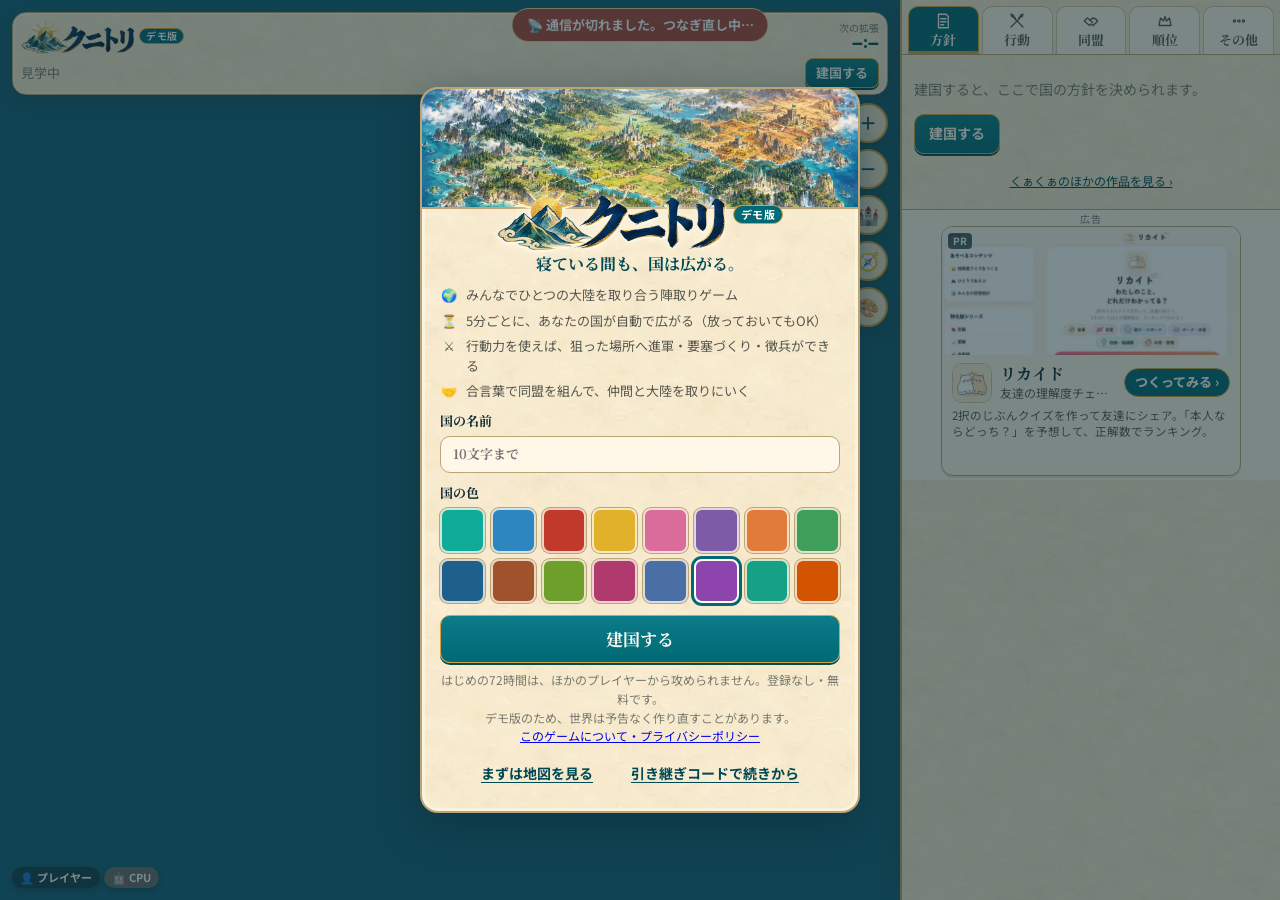
<file: index.html>
<!doctype html>
<html lang="ja">
<head>
<meta charset="utf-8">
<meta name="viewport" content="width=device-width, initial-scale=1, viewport-fit=cover">
<title>クニトリ（デモ版）｜寝ている間も国が広がる陣取り</title>
<meta name="description" content="みんなでひとつの大陸を取り合う、放置でも遊べる陣取りゲームのデモ版。5分ごとに国が自動で広がり、行動力を使えば狙った場所へ進軍できる。登録なしで無料。">
<meta property="og:title" content="クニトリ（デモ版）｜寝ている間も国が広がる陣取り">
<meta property="og:description" content="みんなでひとつの大陸を取り合う、放置でも遊べる陣取りゲーム。5分ごとに国が自動で広がる。登録なし・無料。">
<meta property="og:type" content="website">
<meta property="og:image" content="https://9qu1.com/kunitori/og.png">
<meta property="og:url" content="https://9qu1.com/kunitori/">
<link rel="canonical" href="https://9qu1.com/kunitori/">
<meta name="twitter:card" content="summary_large_image">
<meta name="theme-color" content="#F5ECD5">
<link rel="icon" href="favicon-32.png" type="image/png" sizes="32x32">
<link rel="apple-touch-icon" href="apple-touch-icon.png">
<link rel="preconnect" href="https://fonts.googleapis.com">
<link rel="preconnect" href="https://fonts.gstatic.com" crossorigin>
<link rel="stylesheet" href="https://fonts.googleapis.com/css2?family=Barlow+Condensed:wght@600;700&family=Noto+Sans+JP:wght@400;700&family=Noto+Serif+JP:wght@700&display=swap">
<link rel="stylesheet" href="style.css?v=0.3.3">
</head>
<body>
<div id="app">
  <canvas id="map" aria-label="大陸の地図"></canvas>

  <header id="hud">
    <div class="hud-row top">
      <div class="brand" id="hud-title"><img src="img/logo.webp" alt="クニトリ" width="720" height="227"><span class="demo">デモ版</span></div>
      <div class="nation-card" id="hud-nation" hidden>
        <span class="crest" id="hud-dot"></span>
        <div class="nc-body">
          <b id="hud-name"></b>
          <div class="nc-badges">
            <span class="badge shield" id="hud-shield" hidden></span>
            <span class="badge sleep" id="hud-dormant" hidden>眠りの国</span>
          </div>
        </div>
      </div>
      <div class="spacer"></div>
      <div class="next" title="次のターンまで"><small>次の拡張</small><b id="hud-next">--:--</b></div>
    </div>
    <div class="hud-row stats" id="hud-stats" hidden>
      <div class="stat"><span class="ico" aria-hidden="true"><svg viewBox="0 0 24 24"><path d="M4 20 15 9M15 9l2-5 3-1-1 3-5 2M20 20 9 9M9 9 7 4 4 3l1 3 5 2M6 16l2 2M18 16l-2 2"/></svg></span><div><small class="lbl">兵力</small><div class="v"><b id="hud-troops">0</b><small id="hud-cap"></small></div></div></div>
      <div class="stat"><span class="ico" aria-hidden="true"><svg viewBox="0 0 24 24"><path d="M3 18h18L18 8l-4 4-2-6-2 6-4-4z"/></svg></span><div><small class="lbl">領地</small><div class="v"><b id="hud-cells">0</b><small id="hud-cities"></small></div></div></div>
      <div class="stat ap"><span class="ico" aria-hidden="true"><svg viewBox="0 0 24 24"><path d="M13 2 4 14h7l-1 8 9-12h-7z"/></svg></span><div><small class="lbl">行動力</small><div class="v"><b id="hud-ap">0</b><small>/12</small></div></div><span class="apbar" id="hud-apbar"></span></div>
    </div>
    <div class="hud-row" id="hud-guest">
      <span class="guest">見学中</span>
      <button class="btn small gold" id="btn-found">建国する</button>
    </div>
  </header>

  <div id="mapctl">
    <button class="ctl" id="z-in" aria-label="拡大">＋</button>
    <button class="ctl" id="z-out" aria-label="縮小">－</button>
    <button class="ctl" id="z-home" aria-label="自分の国へ" title="自分の国へ">🏰</button>
    <button class="ctl" id="z-fit" aria-label="全体を見る" title="全体を見る">🧭</button>
    <button class="ctl" id="z-mode" aria-label="色分けの切り替え" title="国ごと／同盟ごと">🎨</button>
  </div>

  <div id="legend" aria-hidden="true"><span class="pl">👤 プレイヤー</span><span class="cp">🤖 CPU</span></div>

  <div id="cellcard" hidden></div>

  <section id="panel">
    <button id="panel-toggle" type="button" aria-controls="panel-body" aria-expanded="true"><svg viewBox="0 0 24 24" aria-hidden="true"><path d="M6 9l6 6 6-6"/></svg><span class="pt-label">地図を広く</span></button>
    <nav id="tabs"></nav>
    <div id="panel-body">
      <div class="tab" id="tab-policy"></div>
      <div class="tab" id="tab-act" hidden></div>
      <div class="tab" id="tab-team" hidden></div>
      <div class="tab" id="tab-rank" hidden></div>
      <div class="tab" id="tab-more" hidden></div>
      <div id="promo"></div>
    </div>
    <div id="panel-ad"><div class="ad-label">広告</div><div id="ad-slot"></div></div>
  </section>

  <div id="netband" hidden></div>
  <div id="toast" hidden></div>

  <div class="overlay" id="start" hidden>
    <div class="card start">
      <div class="hero"><img src="img/hero.webp" alt="" width="1280" height="853"></div>
      <div class="start-logo"><img src="img/logo.webp" alt="クニトリ" width="720" height="227"><span class="demo">デモ版</span></div>
      <p class="lead">寝ている間も、国は広がる。</p>
      <ul class="points">
        <li><span>🌍</span>みんなでひとつの大陸を取り合う陣取りゲーム</li>
        <li><span>⏳</span>5分ごとに、あなたの国が自動で広がる（放っておいてもOK）</li>
        <li><span>⚔️</span>行動力を使えば、狙った場所へ進軍・要塞づくり・徴兵ができる</li>
        <li><span>🤝</span>合言葉で同盟を組んで、仲間と大陸を取りにいく</li>
      </ul>
      <p class="invite-note" id="f-invite" hidden></p>
      <label class="field">国の名前<input id="f-name" maxlength="10" placeholder="10文字まで" autocomplete="off"></label>
      <div class="field">国の色<div id="f-colors" class="swatches"></div></div>
      <button class="btn gold wide" id="f-go">建国する</button>
      <p class="note">はじめの72時間は、ほかのプレイヤーから攻められません。登録なし・無料です。<br>デモ版のため、世界は予告なく作り直すことがあります。<br><a href="about.html">このゲームについて・プライバシーポリシー</a></p>
      <div class="row">
        <button class="btn ghost" id="f-look">まずは地図を見る</button>
        <button class="btn ghost" id="f-restore">引き継ぎコードで続きから</button>
      </div>
    </div>
  </div>

  <div class="overlay" id="modal" hidden><div class="card" id="modal-card"></div></div>
</div>
<script type="module" src="js/app.js?v=0.3.3"></script>
</body>
</html>
</file>
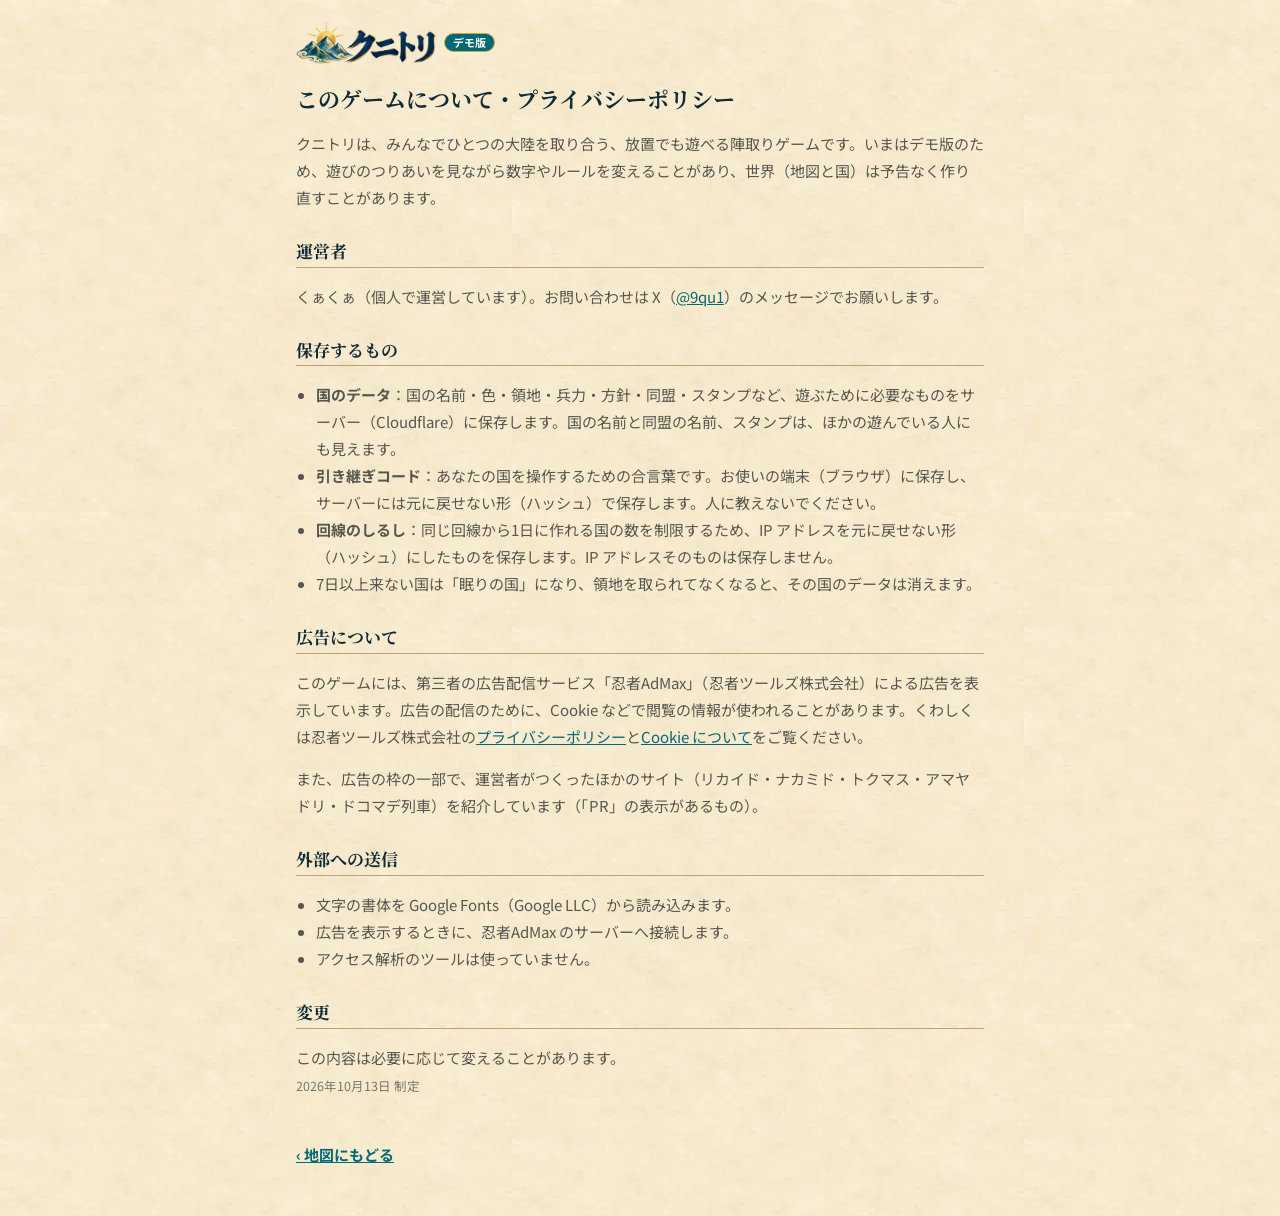
<file: about.html>
<!doctype html>
<html lang="ja">
<head>
<meta charset="utf-8">
<meta name="viewport" content="width=device-width, initial-scale=1">
<title>このゲームについて・プライバシーポリシー｜クニトリ（デモ版）</title>
<meta name="description" content="クニトリ（デモ版）の運営者・保存するデータ・広告・お問い合わせについて。">
<link rel="icon" href="favicon-32.png" type="image/png" sizes="32x32">
<link rel="preconnect" href="https://fonts.googleapis.com">
<link rel="preconnect" href="https://fonts.gstatic.com" crossorigin>
<link rel="stylesheet" href="https://fonts.googleapis.com/css2?family=Noto+Sans+JP:wght@400;700&family=Noto+Serif+JP:wght@700&display=swap">
<style>
  :root { --paper: #F5ECD5; --ink: #102C36; --ink-2: #56574F; --line: #BBA577; --teal: #006975; --gold: #D3A33D; }
  * { box-sizing: border-box; }
  body { margin: 0; background: var(--paper) url("img/parchment.webp") repeat; color: var(--ink); font: 15px/1.8 "Noto Sans JP", "Hiragino Sans", system-ui, sans-serif; }
  main { max-width: 720px; margin: 0 auto; padding: 20px 16px 48px; }
  .logo { display: flex; align-items: center; gap: 8px; text-decoration: none; }
  .logo img { height: 44px; width: auto; }
  .demo { font: 700 11px/1 "Noto Sans JP", sans-serif; color: #FFFCF2; background: var(--teal); border: 1.5px solid var(--gold); border-radius: 999px; padding: 3px 8px; }
  h1 { font: 700 22px/1.4 "Noto Serif JP", serif; margin: 20px 0 8px; }
  h2 { font: 700 17px/1.4 "Noto Serif JP", serif; margin: 28px 0 6px; padding-bottom: 4px; border-bottom: 1.5px solid var(--line); }
  p, li { color: var(--ink-2); }
  ul { padding-left: 1.3em; }
  a { color: var(--teal); }
  .back { display: inline-block; margin-top: 28px; font-weight: 700; }
  small { color: #77796E; }
</style>
</head>
<body>
<main>
  <a class="logo" href="./"><img src="img/logo.webp" alt="クニトリ" width="720" height="227"><span class="demo">デモ版</span></a>

  <h1>このゲームについて・プライバシーポリシー</h1>
  <p>クニトリは、みんなでひとつの大陸を取り合う、放置でも遊べる陣取りゲームです。いまはデモ版のため、遊びのつりあいを見ながら数字やルールを変えることがあり、世界（地図と国）は予告なく作り直すことがあります。</p>

  <h2>運営者</h2>
  <p>くぁくぁ（個人で運営しています）。お問い合わせは X（<a href="https://x.com/9qu1" target="_blank" rel="noopener">@9qu1</a>）のメッセージでお願いします。</p>

  <h2>保存するもの</h2>
  <ul>
    <li><b>国のデータ</b>：国の名前・色・領地・兵力・方針・同盟・スタンプなど、遊ぶために必要なものをサーバー（Cloudflare）に保存します。国の名前と同盟の名前、スタンプは、ほかの遊んでいる人にも見えます。</li>
    <li><b>引き継ぎコード</b>：あなたの国を操作するための合言葉です。お使いの端末（ブラウザ）に保存し、サーバーには元に戻せない形（ハッシュ）で保存します。人に教えないでください。</li>
    <li><b>回線のしるし</b>：同じ回線から1日に作れる国の数を制限するため、IP アドレスを元に戻せない形（ハッシュ）にしたものを保存します。IP アドレスそのものは保存しません。</li>
    <li>7日以上来ない国は「眠りの国」になり、領地を取られてなくなると、その国のデータは消えます。</li>
  </ul>

  <h2>広告について</h2>
  <p>このゲームには、第三者の広告配信サービス「忍者AdMax」（忍者ツールズ株式会社）による広告を表示しています。広告の配信のために、Cookie などで閲覧の情報が使われることがあります。くわしくは忍者ツールズ株式会社の<a href="https://corp.ninja.co.jp/privacy/" target="_blank" rel="noopener">プライバシーポリシー</a>と<a href="https://corp.ninja.co.jp/privacy/cookie/" target="_blank" rel="noopener">Cookie について</a>をご覧ください。</p>
  <p>また、広告の枠の一部で、運営者がつくったほかのサイト（リカイド・ナカミド・トクマス・アマヤドリ・ドコマデ列車）を紹介しています（「PR」の表示があるもの）。</p>

  <h2>外部への送信</h2>
  <ul>
    <li>文字の書体を Google Fonts（Google LLC）から読み込みます。</li>
    <li>広告を表示するときに、忍者AdMax のサーバーへ接続します。</li>
    <li>アクセス解析のツールは使っていません。</li>
  </ul>

  <h2>変更</h2>
  <p>この内容は必要に応じて変えることがあります。<br><small>2026年10月13日 制定</small></p>

  <a class="back" href="./">‹ 地図にもどる</a>
</main>
</body>
</html>
</file>
<file: style.css>
/* クニトリの見た目（案3: 羊皮紙・深い青緑・金。色の決まりは design/style/style.json） */
:root {
  --paper: #F5ECD5;
  --paper-light: #FFF8E8;
  --paper-shade: #E8D9B8;
  --ink: #102C36;
  --ink-2: #56574F;
  --ink-3: #77796E;
  --line: #BBA577;
  --line-light: #D9C7A2;
  --teal: #006975;
  --teal-dark: #004955;
  --teal-light: #229394;
  --gold: #D3A33D;
  --gold-light: #F5D989;
  --gold-dark: #8E641F;
  --danger: #AF4436;
  --danger-light: #F0D4C5;
  --ok: #28755D;
  --ok-light: #DCEBDD;
  --player: #123E4A;
  --cpu: #666B68;
  --white: #FFFCF2;
  --panel-h: 0px;
  --hud-h: 90px;
  --safe-top: env(safe-area-inset-top, 0px);
  --safe-bottom: env(safe-area-inset-bottom, 0px);
  --paper-bg: var(--paper) url("img/parchment.webp") repeat;
  --shadow: 0 6px 18px rgba(52, 38, 14, 0.28);
  --serif: "Noto Serif JP", "Hiragino Mincho ProN", "Yu Mincho", serif;
  --sans: "Noto Sans JP", "Hiragino Sans", "Hiragino Kaku Gothic ProN", "Yu Gothic UI", system-ui, sans-serif;
  --num: "Barlow Condensed", "Noto Sans JP", system-ui, sans-serif;
}

* { box-sizing: border-box; }
html, body { margin: 0; height: 100%; background: #126078; color: var(--ink); }
body { font-family: var(--sans); font-size: 14px; line-height: 1.55; -webkit-text-size-adjust: 100%; overscroll-behavior: none; }
button { font: inherit; color: inherit; cursor: pointer; }
input { font: inherit; }
[hidden] { display: none !important; }

#app { position: fixed; inset: 0; overflow: hidden; background: #126078; }
#map { position: absolute; inset: 0; width: 100%; height: 100%; touch-action: none; display: block; cursor: grab; }
#map:active { cursor: grabbing; }

/* ---------- 共通の部品 ---------- */
.paper { background: var(--paper-bg); }
.demo {
  display: inline-block;
  font: 700 11px/1 var(--sans);
  color: var(--white);
  background: var(--teal);
  border: 1.5px solid var(--gold);
  border-radius: 999px;
  padding: 3px 7px;
  white-space: nowrap;
  vertical-align: middle;
  letter-spacing: 0.04em;
}
.badge { font-size: 11px; padding: 1px 7px; border-radius: 999px; white-space: nowrap; font-weight: 700; display: inline-block; line-height: 1.6; }
.badge.shield { background: #FBEFC9; color: var(--gold-dark); border: 1px solid var(--gold); }
.badge.sleep { background: var(--paper-shade); color: var(--ink-3); border: 1px solid var(--line-light); }
.badge.cpu { background: var(--cpu); color: var(--white); }
.badge.player { background: var(--player); color: var(--white); }
.badge.cap { background: #FBEFC9; color: var(--gold-dark); border: 1px solid var(--gold); }
.badge.mine { background: var(--teal); color: var(--white); }
.dot { width: 12px; height: 12px; border-radius: 3px; flex: none; box-shadow: 0 0 0 1px rgba(16, 44, 54, 0.35); display: inline-block; }

/* ---------- 上の帯 ---------- */
#hud {
  position: absolute;
  top: calc(var(--safe-top) + 6px);
  left: 6px;
  right: 6px;
  background: var(--paper-bg);
  border: 1.5px solid var(--line);
  border-radius: 14px;
  padding: 5px 8px 6px;
  box-shadow: var(--shadow), inset 0 0 0 2px rgba(255, 248, 232, 0.6);
  z-index: 5;
}
.hud-row { display: flex; align-items: center; gap: 6px; }
.hud-row + .hud-row { margin-top: 4px; }
.spacer { flex: 1; }
.brand { display: flex; align-items: center; gap: 4px; flex: none; }
.brand img { height: 30px; width: auto; display: block; }
.brand .demo { font-size: 10px; padding: 2px 6px; }
.nation-card {
  display: flex;
  align-items: center;
  gap: 6px;
  min-width: 0;
  background: var(--paper-light);
  border: 1px solid var(--line-light);
  border-radius: 10px;
  padding: 2px 8px 2px 4px;
}
.crest {
  width: 22px;
  height: 26px;
  flex: none;
  clip-path: polygon(0 0, 100% 0, 100% 62%, 50% 100%, 0 62%);
  box-shadow: inset 0 0 0 2px rgba(255, 255, 255, 0.35);
  border-top: 3px solid var(--gold);
}
.nc-body { min-width: 0; line-height: 1.2; }
#hud-name { display: block; font: 700 14px/1.25 var(--serif); white-space: nowrap; overflow: hidden; text-overflow: ellipsis; max-width: 8.5em; }
.nc-badges { display: flex; gap: 3px; }
.nc-badges .badge { font-size: 10px; padding: 0 5px; line-height: 1.5; }
.next { display: flex; flex-direction: column; align-items: flex-end; line-height: 1.1; white-space: nowrap; }
.next small { font-size: 10px; color: var(--ink-3); }
.next b { font: 700 18px/1 var(--num); color: var(--teal-dark); font-variant-numeric: tabular-nums; }
.stats { gap: 5px; }
.stat {
  flex: 1;
  min-width: 0;
  display: flex;
  align-items: center;
  gap: 5px;
  background: var(--paper-light);
  border: 1px solid var(--line-light);
  border-radius: 10px;
  padding: 2px 6px 3px;
  white-space: nowrap;
  position: relative;
  line-height: 1.15;
}
.stat .ico { width: 20px; height: 20px; flex: none; color: var(--gold-dark); }
.stat .ico svg { width: 100%; height: 100%; fill: none; stroke: currentColor; stroke-width: 2; stroke-linecap: round; stroke-linejoin: round; }
.stat.ap .ico svg { fill: var(--gold); stroke: var(--gold-dark); stroke-width: 1.2; }
.stat > div { min-width: 0; }
.stat .lbl { display: block; font-size: 10px; color: var(--ink-3); }
.stat .v { display: flex; align-items: baseline; gap: 2px; }
.stat small { color: var(--ink-3); font-size: 11px; }
.stat b { font: 700 19px/1 var(--num); color: var(--ink); font-variant-numeric: tabular-nums; }
.stat.ap { padding-bottom: 7px; }
/* 狭い画面（〜360px）では、数字の枠の絵を隠して数字を優先 */
@media (max-width: 360px) {
  .stat .ico { display: none; }
  .stat { padding: 2px 5px 3px; }
  .apbar { left: 6px; }
  .stat b { font-size: 18px; }
}
.apbar { position: absolute; left: 31px; right: 7px; bottom: 3px; height: 4px; display: flex; gap: 1.5px; }
.apbar i { flex: 1; background: #DCCDA8; border-radius: 2px; }
.apbar i.on { background: var(--teal-light); }
.guest { color: var(--ink-3); font-size: 13px; }
#hud-guest { justify-content: space-between; }

/* ---------- 地図のボタンと凡例 ---------- */
#mapctl {
  position: absolute;
  right: 8px;
  top: calc(var(--hud-h) + 8px);
  display: flex;
  flex-direction: column;
  gap: 6px;
  z-index: 4;
}
.ctl {
  width: 40px;
  height: 40px;
  border-radius: 50%;
  border: 2px solid var(--gold);
  background: var(--paper-bg);
  color: var(--teal-dark);
  font-size: 18px;
  font-weight: 700;
  display: grid;
  place-items: center;
  box-shadow: var(--shadow);
}
.ctl:active { transform: translateY(1px); }
#legend {
  position: absolute;
  left: 8px;
  bottom: calc(var(--panel-h) + 8px);
  display: flex;
  gap: 4px;
  z-index: 4;
  pointer-events: none;
}
#legend span { font-size: 11px; font-weight: 700; color: var(--white); border-radius: 999px; padding: 2px 8px; box-shadow: 0 2px 6px rgba(0, 0, 0, 0.25); }
#legend .pl { background: var(--player); }
#legend .cp { background: var(--cpu); }

/* ---------- 下のパネル（スマホ）／右のパネル（PC） ---------- */
#panel {
  position: absolute;
  left: 0;
  right: 0;
  bottom: 0;
  max-height: 56vh;
  display: flex;
  flex-direction: column;
  background: var(--paper-bg);
  border-top: 2px solid var(--line);
  border-radius: 18px 18px 0 0;
  box-shadow: 0 -6px 22px rgba(52, 38, 14, 0.3);
  z-index: 6;
  padding-bottom: var(--safe-bottom);
}
#panel.collapsed #panel-body { display: none; }
/* スマホ: 上の取っ手で中身を畳む（地図を広く）・開く。取っ手を上下にスワイプしても、開いているタブをもう一度押しても同じ */
#panel-toggle {
  flex: none;
  align-self: center;
  display: flex;
  align-items: center;
  gap: 4px;
  min-height: 28px;
  margin: 4px 0 0;
  padding: 0 16px 0 12px;
  border: 1.5px solid var(--line-light);
  border-radius: 999px;
  background: var(--paper-light);
  color: var(--ink-2);
  font: 700 12px/1 var(--sans);
  touch-action: none;
}
#panel-toggle svg { width: 16px; height: 16px; fill: none; stroke: currentColor; stroke-width: 2.4; stroke-linecap: round; stroke-linejoin: round; transition: transform 0.2s; }
#panel.collapsed #panel-toggle svg { transform: rotate(180deg); }
#panel-toggle:active { transform: translateY(1px); }
#tabs { display: flex; padding: 6px 6px 0; gap: 3px; flex: none; border-bottom: 1.5px solid var(--line); touch-action: none; }
#tabs button {
  flex: 1;
  min-width: 0;
  background: var(--paper-light);
  border: 1.5px solid var(--line-light);
  border-bottom: none;
  border-radius: 10px 10px 0 0;
  padding: 5px 2px 6px;
  color: var(--ink-2);
  font: 700 13px/1.2 var(--serif);
  white-space: nowrap;
  display: flex;
  flex-direction: column;
  align-items: center;
  gap: 2px;
  position: relative;
}
#tabs button svg { width: 18px; height: 18px; fill: none; stroke: currentColor; stroke-width: 1.8; stroke-linecap: round; stroke-linejoin: round; }
#tabs button.on { background: var(--teal); color: var(--white); border-color: var(--gold); box-shadow: inset 0 -3px 0 var(--gold); }
#tabs button .pill { position: absolute; top: 2px; right: 6px; min-width: 16px; padding: 0 4px; border-radius: 999px; background: var(--danger); color: #fff; font: 700 10px/16px var(--sans); }
#panel-body { overflow-y: auto; padding: 10px 12px 12px; -webkit-overflow-scrolling: touch; }

@media (min-width: 820px) {
  #panel { left: auto; top: 0; width: 380px; max-height: none; border-radius: 0; border-top: none; border-left: 2px solid var(--line); }
  #panel-toggle { display: none; }
  #panel.collapsed #panel-body { display: block; }
  #hud { right: 392px; left: 12px; top: 12px; }
  #mapctl { right: 392px; }
  #legend { left: 12px; bottom: 12px; }
  #cellcard { left: 12px !important; right: auto !important; bottom: 44px !important; width: 360px; }
  #toast { left: calc((100% - 380px) / 2) !important; }
  .overlay { right: 380px; bottom: 0; }
  #panel-ad { padding: 4px 0 10px; }
  .brand img { height: 36px; }
}

.sec { margin-bottom: 14px; }
.sec h3 { margin: 0 0 6px; font: 700 15px/1.4 var(--serif); display: flex; align-items: center; gap: 6px; color: var(--ink); }
.hint { color: var(--ink-3); font-size: 12px; margin: 4px 0 0; }
.muted { color: var(--ink-3); }
.row { display: flex; gap: 8px; align-items: center; flex-wrap: wrap; }

.btn {
  border: 1.5px solid var(--line);
  background: var(--paper-light);
  color: var(--ink);
  border-radius: 10px;
  padding: 8px 14px;
  font-weight: 700;
  white-space: nowrap;
  box-shadow: 0 2px 0 rgba(142, 100, 31, 0.25);
}
.btn:disabled { opacity: 0.45; cursor: not-allowed; }
.btn.gold { background: linear-gradient(180deg, #0B7C88, var(--teal)); color: var(--white); border-color: var(--gold); box-shadow: 0 2px 0 var(--teal-dark); }
.btn.danger { background: var(--danger-light); color: var(--danger); border-color: rgba(175, 68, 54, 0.5); }
.btn.ghost { background: none; border-color: transparent; box-shadow: none; color: var(--teal-dark); text-decoration: underline; text-underline-offset: 3px; }
.btn.small { padding: 4px 10px; font-size: 13px; border-radius: 8px; }
.btn.wide { width: 100%; padding: 12px; font: 700 17px/1.3 var(--serif); }
.btn.busy { opacity: 0.6; pointer-events: none; }
.cost { display: inline-flex; align-items: center; gap: 2px; font-size: 11px; font-weight: 700; margin-left: 5px; padding: 0 6px; border-radius: 999px; background: rgba(255, 248, 232, 0.9); color: var(--gold-dark); border: 1px solid var(--gold); line-height: 1.6; }
.btn.gold .cost { background: rgba(0, 0, 0, 0.18); color: var(--gold-light); }

input[type="text"], input:not([type]) {
  width: 100%;
  background: var(--paper-light);
  border: 1.5px solid var(--line);
  border-radius: 10px;
  padding: 9px 12px;
  color: var(--ink);
  outline: none;
}
input:focus { border-color: var(--teal); box-shadow: 0 0 0 2px rgba(0, 105, 117, 0.2); }

/* 方針 */
.slider-wrap { display: grid; grid-template-columns: auto 1fr auto; align-items: center; gap: 10px; }
.slider-wrap span { font-size: 12px; color: var(--ink-3); font-weight: 700; }
input[type="range"] { width: 100%; accent-color: var(--teal); }
.aggr-val { font: 700 22px/1.2 var(--serif); color: var(--teal-dark); }
.focus-box { background: var(--paper-light); border: 1px solid var(--line-light); border-radius: 10px; padding: 8px 10px; display: flex; align-items: center; gap: 8px; }
.focus-box .txt { flex: 1; min-width: 0; }
.saved { color: var(--ok); font: 700 12px var(--sans); margin-left: 6px; }

/* 行動 */
.ap-big { display: flex; align-items: baseline; gap: 6px; }
.ap-big b { font: 700 34px/1 var(--num); color: var(--teal); font-variant-numeric: tabular-nums; }
.acts { display: grid; grid-template-columns: 1fr 1fr; gap: 8px; }
.act {
  background: var(--paper-light);
  border: 1.5px solid var(--line-light);
  border-radius: 12px;
  padding: 6px;
  display: flex;
  flex-direction: column;
  gap: 4px;
  box-shadow: 0 2px 0 rgba(142, 100, 31, 0.15);
}
.act .head { display: flex; gap: 7px; align-items: center; }
.act img { width: 52px; height: 52px; border-radius: 8px; object-fit: cover; flex: none; border: 1px solid var(--line-light); }
.act h4 { margin: 0; font: 700 16px/1.2 var(--serif); }
.act p { margin: 0; color: var(--ink-2); font-size: 11.5px; line-height: 1.45; }
.act .btn { align-self: stretch; }

/* 同盟・招待 */
.invite {
  display: grid;
  grid-template-columns: 64px 1fr;
  gap: 8px 10px;
  background: linear-gradient(135deg, #FFF6DC, var(--paper-light));
  border: 1.5px solid var(--gold);
  border-radius: 12px;
  padding: 8px;
  margin-bottom: 14px;
}
.invite img { width: 64px; height: 64px; border-radius: 10px; object-fit: cover; }
.invite h3 { margin: 0; }
.invite .rewards { margin: 2px 0 0; padding-left: 1.1em; font-size: 12px; color: var(--ink-2); }
.invite .rewards li { margin: 1px 0; }
.invite .actions { grid-column: 1 / -1; display: flex; gap: 6px; flex-wrap: wrap; align-items: center; }
.invite .count { font-size: 12px; color: var(--ink-2); grid-column: 1 / -1; }
.members { display: grid; gap: 4px; }
.member { display: flex; align-items: center; gap: 8px; background: var(--paper-light); border: 1px solid var(--line-light); border-radius: 10px; padding: 5px 8px; }
.member .nm { flex: 1; min-width: 0; overflow: hidden; text-overflow: ellipsis; white-space: nowrap; font-weight: 700; }
.member .num { color: var(--ink-3); font-size: 12px; white-space: nowrap; font-variant-numeric: tabular-nums; }
.stamps { display: grid; grid-template-columns: repeat(auto-fill, minmax(92px, 1fr)); gap: 6px; }
.stamps .btn { padding: 6px 4px; font-size: 13px; }
.chat { display: grid; gap: 4px; max-height: 180px; overflow-y: auto; margin-top: 8px; }
.chat .line { font-size: 13px; }
.chat .line .who { font-weight: 700; }
.chat .line .when { color: var(--ink-3); font-size: 11px; margin-left: 4px; }
.chat .line.sys { color: var(--ink-3); font-size: 12px; }
.code { font: 700 20px/1.2 var(--num); letter-spacing: 0.18em; background: var(--paper-light); border: 1.5px dashed var(--line); padding: 2px 10px; border-radius: 8px; color: var(--teal-dark); }

/* 順位 */
.rank { display: grid; gap: 2px; }
.rank .r {
  display: grid;
  grid-template-columns: 26px 14px 1fr auto;
  gap: 8px;
  align-items: center;
  padding: 5px 6px;
  border-radius: 8px;
  background: none;
  border: none;
  text-align: left;
  width: 100%;
  color: var(--ink);
}
.rank .r:nth-child(odd) { background: rgba(255, 248, 232, 0.7); }
.rank .r.me { outline: 2px solid var(--teal); }
.rank .no { color: var(--gold-dark); font: 700 16px/1 var(--num); text-align: right; }
.rank .nm { overflow: hidden; text-overflow: ellipsis; white-space: nowrap; font-weight: 700; }
.rank .nm .badge { font-size: 9px; padding: 0 4px; margin-left: 4px; vertical-align: 1px; }
.rank .num { font-variant-numeric: tabular-nums; color: var(--ink-3); font-size: 12px; white-space: nowrap; }

/* 広告の枠（追従）: パネルのいちばん下に固定。中身のスクロールの外なので、いつも見えている
   ボタンとくっつけない（上に「広告」の行とすき間）・ほかのものを重ねない（AdMax の規約 第10条12号②・15号） */
#promo { margin-top: 18px; }
.more-apps { display: block; text-align: center; font-size: 12px; color: var(--teal-dark); }
#panel-ad {
  flex: none;
  display: flex;
  flex-direction: column;
  align-items: center;
  border-top: 1.5px solid var(--line);
  background: rgba(255, 248, 232, 0.92);
  padding: 2px 0 4px;
  margin-top: 6px;
}
#panel-ad .ad-label { font-size: 10px; color: var(--ink-3); letter-spacing: 0.1em; line-height: 14px; }
#ad-slot { display: flex; justify-content: center; }
#ad-slot[data-layout="bar"] { width: 320px; height: 50px; overflow: hidden; }
#ad-slot[data-layout="side"] { width: 300px; min-height: 250px; }
.pr-bar {
  position: relative;
  width: 320px;
  height: 50px;
  display: flex;
  align-items: center;
  gap: 8px;
  padding: 0 8px 0 7px;
  border-radius: 8px;
  border: 1.5px solid var(--line);
  background: linear-gradient(90deg, var(--paper-light), #EAF2EA);
  color: var(--ink);
  text-decoration: none;
}
.pr-bar img { width: 36px; height: 36px; border-radius: 8px; flex: none; background: #fff; border: 1px solid var(--line-light); }
.pr-bar .pr-text { flex: 1; min-width: 0; display: flex; flex-direction: column; line-height: 1.25; }
.pr-bar .pr-text b { font: 700 14px/1.25 var(--serif); }
.pr-bar .pr-text small { font-size: 11px; color: var(--ink-2); white-space: nowrap; overflow: hidden; text-overflow: ellipsis; }
.pr-bar .pr-go { font-size: 12px; padding: 2px 8px; }
.pr-bar .pr-tag { top: 2px; left: auto; right: 4px; font-size: 8px; padding: 1px 3px; }
.pr-big {
  width: 300px;
  height: 250px;
  display: flex;
  flex-direction: column;
  border-radius: 12px;
  overflow: hidden;
  border: 1.5px solid var(--line);
  background: var(--paper-light);
  color: var(--ink);
  text-decoration: none;
  box-shadow: 0 2px 0 rgba(142, 100, 31, 0.15);
}
.pr-shot { position: relative; height: 128px; background: #ddd center top / cover no-repeat; flex: none; }
.pr-tag { position: absolute; top: 6px; left: 6px; font: 700 10px/1 var(--sans); color: var(--white); background: rgba(16, 44, 54, 0.75); border-radius: 4px; padding: 3px 5px; }
.pr-body { display: flex; align-items: center; gap: 8px; padding: 8px 10px 4px; }
.pr-icon { width: 40px; height: 40px; border-radius: 10px; flex: none; border: 1px solid var(--line-light); background: #fff; }
.pr-text { flex: 1; min-width: 0; display: flex; flex-direction: column; line-height: 1.3; }
.pr-text b { font: 700 16px/1.3 var(--serif); }
.pr-text small { color: var(--ink-2); font-size: 12px; white-space: nowrap; overflow: hidden; text-overflow: ellipsis; }
.pr-go { font-style: normal; font-weight: 800; font-size: 13px; color: var(--white); background: var(--teal); border: 1.5px solid var(--gold); border-radius: 999px; padding: 3px 10px; white-space: nowrap; }
.pr-desc { padding: 0 10px 8px; font-size: 11.5px; line-height: 1.45; color: var(--ink-2); display: -webkit-box; -webkit-line-clamp: 3; -webkit-box-orient: vertical; overflow: hidden; }

/* ほかのアプリ */
.promo-label { color: var(--ink-3); font-size: 11px; display: flex; justify-content: space-between; }
.promo-label a { color: var(--teal-dark); }
.promo-card {
  display: flex;
  gap: 10px;
  align-items: center;
  margin-top: 4px;
  padding: 8px 10px;
  border-radius: 12px;
  background: linear-gradient(135deg, var(--paper-light), #EAF2EA);
  border: 1.5px solid var(--line-light);
  color: var(--ink);
  text-decoration: none;
  transition: opacity 0.4s;
}
.promo-card img { width: 42px; height: 42px; border-radius: 10px; flex: none; background: #fff; object-fit: cover; border: 1px solid var(--line-light); }
.promo-card .t { flex: 1; min-width: 0; }
.promo-card .tag { display: inline-block; font-size: 10px; color: var(--white); background: var(--danger); border-radius: 4px; padding: 0 5px; font-weight: 700; }
.promo-card b { display: block; font: 700 15px/1.3 var(--serif); }
.promo-card span { display: block; color: var(--ink-2); font-size: 12px; overflow: hidden; text-overflow: ellipsis; white-space: nowrap; }
.promo-card .go { color: var(--teal-dark); font-weight: 800; font-size: 13px; white-space: nowrap; }

/* マスの情報 */
#cellcard {
  position: absolute;
  left: 8px;
  right: 8px;
  bottom: calc(var(--panel-h) + 36px);
  background: var(--paper-bg);
  border: 1.5px solid var(--line);
  border-radius: 14px;
  padding: 10px 12px;
  z-index: 7;
  box-shadow: var(--shadow);
}
#cellcard .head { display: flex; align-items: center; gap: 6px; flex-wrap: wrap; padding-right: 28px; }
#cellcard .head b { font: 700 15px/1.3 var(--serif); }
#cellcard .close { position: absolute; top: 6px; right: 6px; width: 30px; height: 30px; border-radius: 8px; border: none; background: none; color: var(--ink-3); font-size: 18px; }
#cellcard .owner { margin-top: 4px; display: flex; align-items: center; gap: 6px; flex-wrap: wrap; }
#cellcard .owner > b { font-family: var(--serif); }
#cellcard .btns { display: flex; flex-wrap: wrap; gap: 6px; margin-top: 8px; }
#cellcard .btns .btn { flex: 1 1 auto; }

/* 帯と知らせ */
#netband {
  position: absolute;
  top: calc(var(--safe-top) + 8px);
  left: 50%;
  transform: translateX(-50%);
  width: max-content;
  max-width: calc(100% - 16px);
  background: var(--danger);
  color: #fff;
  padding: 6px 14px;
  border-radius: 999px;
  font-weight: 700;
  font-size: 13px;
  z-index: 20;
  white-space: nowrap;
  border: 1.5px solid var(--gold-light);
}
#netband.ok { background: var(--ok); }
#toast {
  position: absolute;
  left: 50%;
  top: calc(var(--hud-h) + 10px);
  pointer-events: none; /* 下のボタンを押せなくしない */
  transform: translateX(-50%);
  width: max-content;
  max-width: calc(100% - 24px);
  background: var(--teal-dark);
  border: 1.5px solid var(--gold);
  color: var(--white);
  padding: 8px 14px;
  border-radius: 12px;
  z-index: 30;
  font-size: 13px;
  font-weight: 700;
  text-align: center;
  box-shadow: var(--shadow);
}
#toast.err { background: var(--danger); }

/* 重ねる画面 */
.overlay {
  position: absolute;
  inset: 0;
  bottom: var(--ad-h, 0px);
  background: rgba(16, 44, 54, 0.55);
  display: grid;
  place-items: center;
  padding: 16px;
  z-index: 40;
  overflow-y: auto;
}
.card {
  width: 100%;
  max-width: 440px;
  background: var(--paper-bg);
  border: 2px solid var(--line);
  border-radius: 18px;
  padding: 18px;
  box-shadow: 0 14px 40px rgba(16, 44, 54, 0.5), inset 0 0 0 3px rgba(255, 248, 232, 0.6);
}
.card h2 { margin: 0 0 8px; font: 700 19px/1.35 var(--serif); }
.start { padding-top: 0; overflow: hidden; }
.start .hero { margin: 0 -18px; height: 120px; overflow: hidden; border-bottom: 2px solid var(--line); }
.start .hero img { width: 100%; height: 100%; object-fit: cover; display: block; }
.start-logo { display: flex; justify-content: center; align-items: center; gap: 6px; margin-top: -30px; position: relative; }
.start-logo img { width: 230px; height: auto; filter: drop-shadow(0 2px 0 rgba(255, 248, 232, 0.9)) drop-shadow(0 0 6px rgba(255, 248, 232, 0.9)); }
.start .lead { text-align: center; margin: 2px 0 10px; font: 700 16px/1.4 var(--serif); color: var(--teal-dark); }
.points { list-style: none; padding: 0; margin: 0 0 12px; display: grid; gap: 5px; }
.points li { display: flex; gap: 8px; font-size: 13px; color: var(--ink-2); }
.points li span { flex: none; width: 1.4em; text-align: center; }
.invite-note { background: #FBEFC9; border: 1.5px solid var(--gold); border-radius: 10px; padding: 7px 10px; font-size: 13px; font-weight: 700; color: var(--gold-dark); margin: 0 0 12px; }
.field { display: grid; gap: 6px; margin-bottom: 12px; font: 700 13px/1.3 var(--serif); }
.swatches { display: grid; grid-template-columns: repeat(8, 1fr); gap: 6px; }
.swatches button { aspect-ratio: 1; border-radius: 8px; border: 2px solid rgba(255, 248, 232, 0.8); box-shadow: 0 0 0 1px var(--line); }
.swatches button.on { border-color: var(--white); box-shadow: 0 0 0 3px var(--teal); }
.note { color: var(--ink-3); font-size: 12px; text-align: center; margin: 8px 0; }
.card .row { justify-content: center; }
.welcome-num { font: 700 28px/1.2 var(--num); font-variant-numeric: tabular-nums; }
.up { color: var(--ok); }
.down { color: var(--danger); }
.list { margin: 6px 0; padding-left: 1.2em; }
.list li { margin: 2px 0; }
.news { margin: 8px 0; padding: 8px 10px; background: #FBEFC9; border: 1.5px solid var(--gold); border-radius: 10px; font-size: 13px; }
.news div + div { margin-top: 3px; }
.rules { padding-left: 1.2em; margin: 4px 0; }
.rules li { margin: 4px 0; color: var(--ink-2); font-size: 13px; }
.credit { color: var(--ink-3); font-size: 12px; }
.credit a { color: var(--teal-dark); }
.demo-box { background: var(--paper-light); border: 1.5px dashed var(--teal); border-radius: 10px; padding: 8px 10px; font-size: 12.5px; color: var(--ink-2); }
</file>
